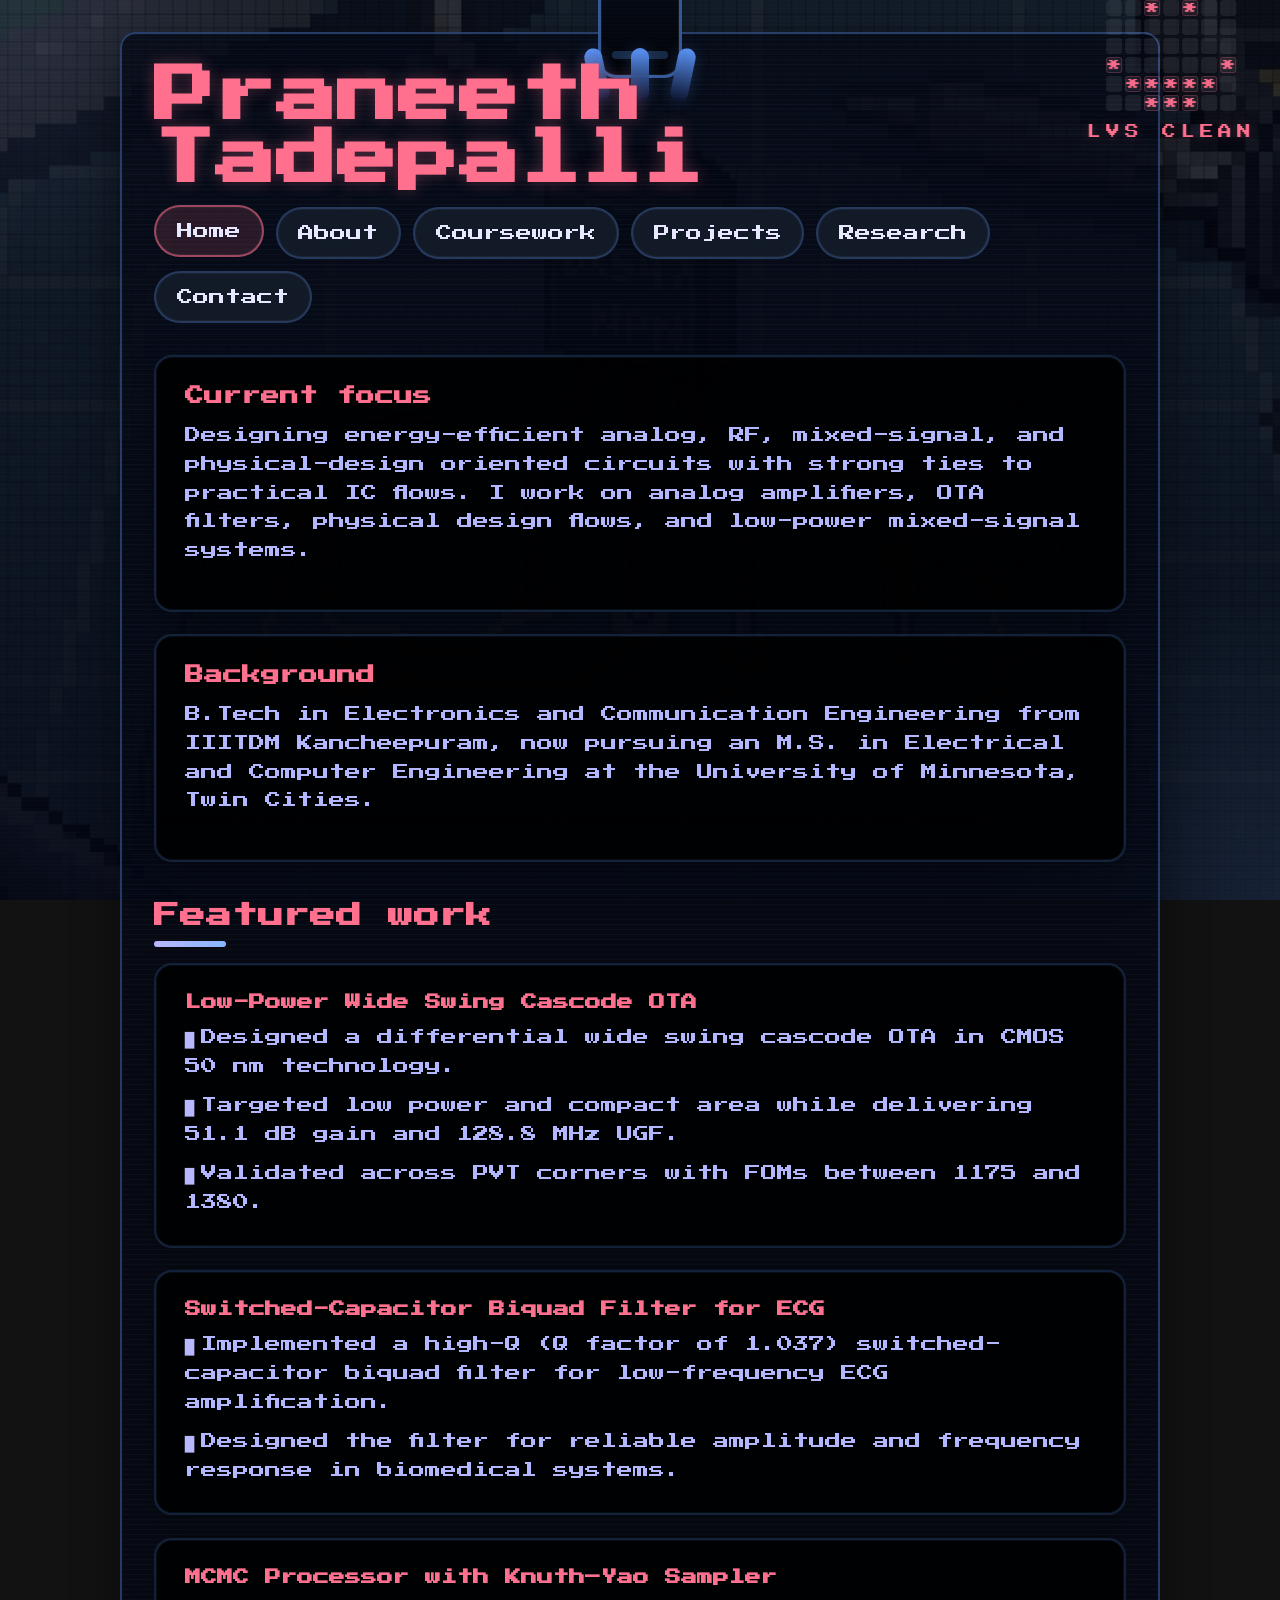
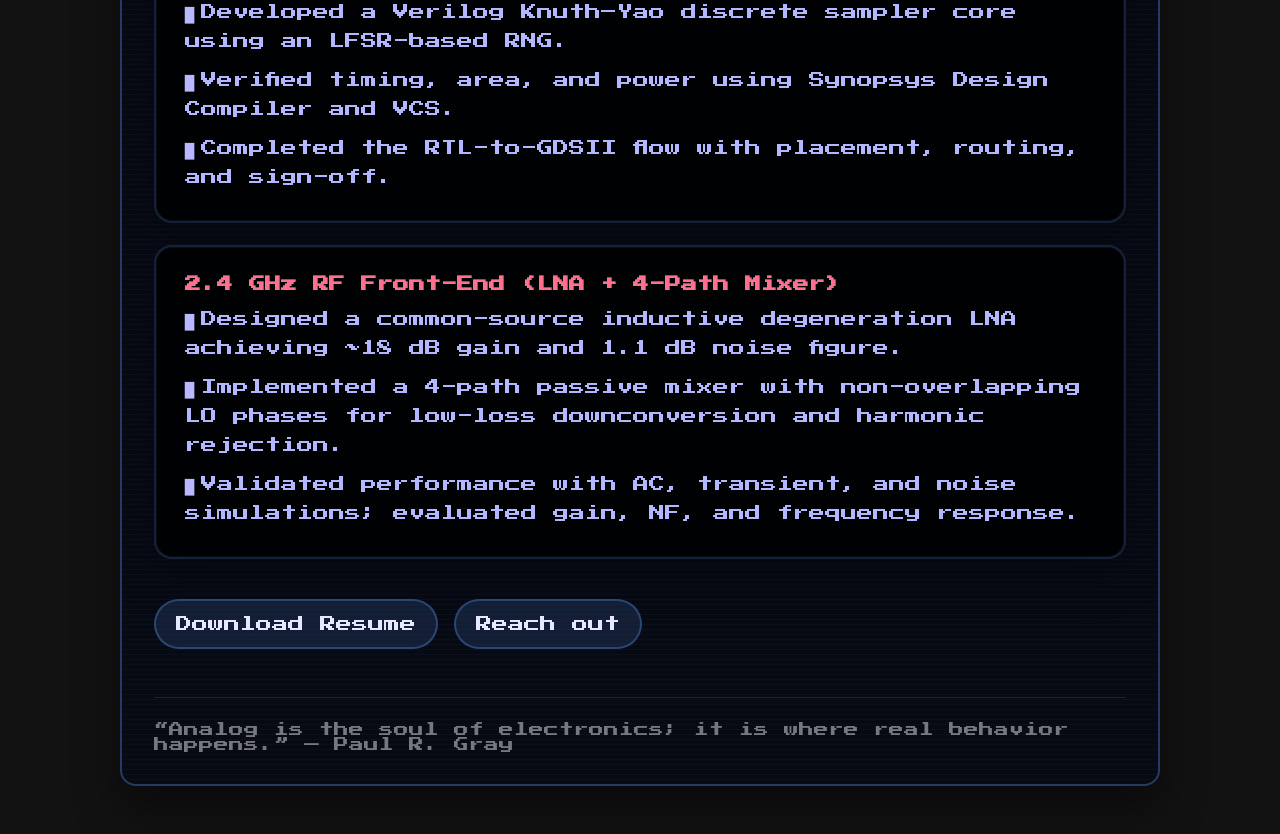
<file: index.html>
<!DOCTYPE html>
<html lang="en">
<head>
  <meta charset="UTF-8">
  <meta name="viewport" content="width=device-width, initial-scale=1.0">
  <title>Home | Praneeth Tadepalli</title>
  <link rel="stylesheet" href="styles.css">
</head>
<body>
  <div class="site-shell">
    <header class="site-header">
      <div>
        <h1 class="site-title">Praneeth Tadepalli</h1>
        </div>
      <nav class="site-nav">
        <a href="index.html">Home</a>
        <a href="about.html">About</a>
        <a href="cc.html">Coursework</a>
        <a href="projects.html">Projects</a>
        <a href="research.html">Research</a>
        <a href="contact.html">Contact</a>
      </nav>
    </header>

    <main class="page-content">
      <section class="section">
        <div class="card-grid">
          <article class="card">
            <h3>Current focus</h3>
            <p>Designing energy-efficient analog, RF, mixed-signal, and physical-design oriented circuits with strong ties to practical IC flows. I work on analog amplifiers, OTA filters, physical design flows, and low-power mixed-signal systems.</p>
          </article>
          <article class="card">
            <h3>Background</h3>
            <p>B.Tech in Electronics and Communication Engineering from IIITDM Kancheepuram, now pursuing an M.S. in Electrical and Computer Engineering at the University of Minnesota, Twin Cities.</p>
          </article>
        </div>
      </section>

      <section class="section">
        <h2 class="section-title">Featured work</h2>
        <div class="card-grid">
          <article class="card project-card">
            <h4>Low-Power Wide Swing Cascode OTA</h4>
            <ul>
              <li>Designed a differential wide swing cascode OTA in CMOS 50 nm technology.</li>
              <li>Targeted low power and compact area while delivering 51.1 dB gain and 128.8 MHz UGF.</li>
              <li>Validated across PVT corners with FOMs between 1175 and 1380.</li>
            </ul>
          </article>

          <article class="card project-card">
            <h4>Switched-Capacitor Biquad Filter for ECG</h4>
            <ul>
              <li>Implemented a high-Q (Q factor of 1.037) switched-capacitor biquad filter for low-frequency ECG amplification.</li>
              <li>Designed the filter for reliable amplitude and frequency response in biomedical systems.</li>
            </ul>
          </article>

          <article class="card project-card">
            <h4>MCMC Processor with Knuth–Yao Sampler</h4>
            <ul>
              <li>Developed a Verilog Knuth–Yao discrete sampler core using an LFSR-based RNG.</li>
              <li>Verified timing, area, and power using Synopsys Design Compiler and VCS.</li>
              <li>Completed the RTL-to-GDSII flow with placement, routing, and sign-off.</li>
            </ul>
          </article>

          <article class="card project-card">
            <h4>2.4 GHz RF Front-End (LNA + 4-Path Mixer)</h4>
            <ul>
              <li>Designed a common-source inductive degeneration LNA achieving ~18 dB gain and 1.1 dB noise figure.</li>
              <li>Implemented a 4-path passive mixer with non-overlapping LO phases for low-loss downconversion and harmonic rejection.</li>
              <li>Validated performance with AC, transient, and noise simulations; evaluated gain, NF, and frequency response.</li>
            </ul>
          </article>
        </div>
      </section>

      <section class="section">
        <a class="action-pill" href="resume.pdf" download>Download Resume</a>
        <a class="action-pill" href="contact.html">Reach out</a>
      </section>
    </main>

    <footer class="site-footer">
      “Analog is the soul of electronics; it is where real behavior happens.” — Paul R. Gray
    </footer>
  </div>
  <div class="pixel-transistor" aria-hidden="true">
    <div class="pixel-chip"></div>
    <div class="pixel-leg leg-1"></div>
    <div class="pixel-leg leg-2"></div>
    <div class="pixel-leg leg-3"></div>
  </div>
  <script src="scripts.js"></script>
</body>
</html>
</file>
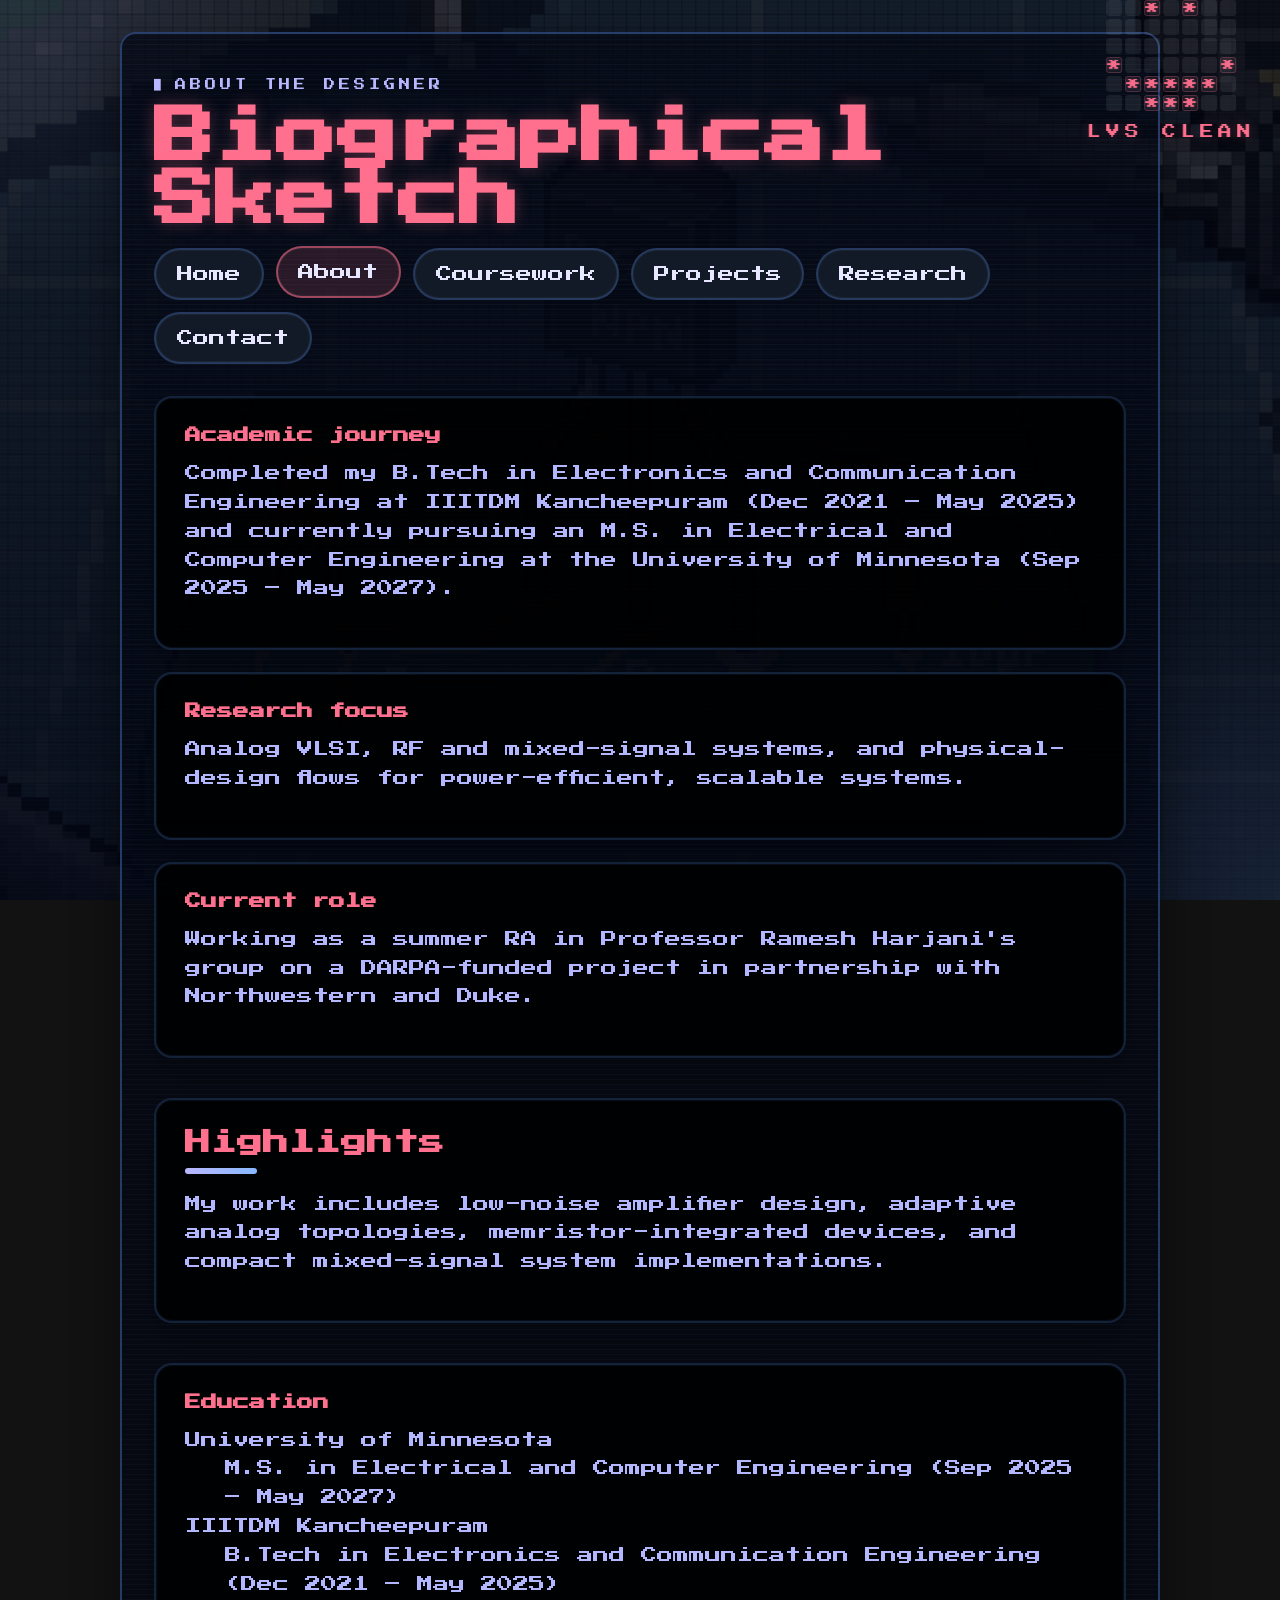
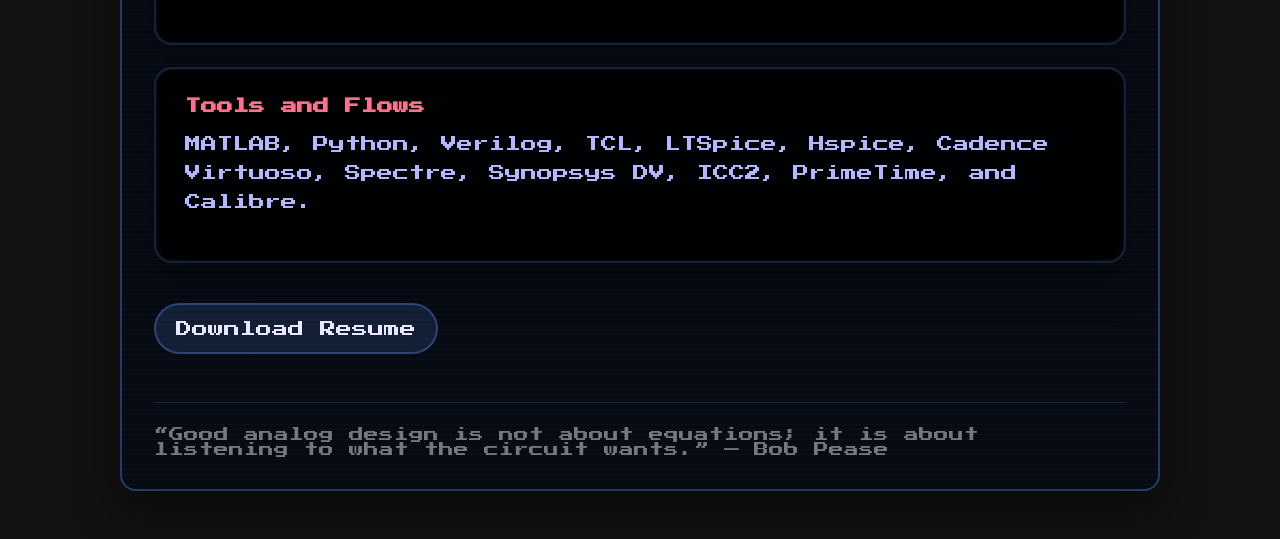
<file: about.html>
<!DOCTYPE html>
<html lang="en">
<head>
  <meta charset="UTF-8">
  <meta name="viewport" content="width=device-width, initial-scale=1.0">
  <title>About | Praneeth Tadepalli</title>
  <link rel="stylesheet" href="styles.css">
</head>
<body>
  <div class="site-shell">
    <header class="site-header">
      <div>
        <p class="eyebrow">about the designer</p>
        <h1 class="site-title">Biographical Sketch</h1>
      </div>
      <nav class="site-nav">
        <a href="index.html">Home</a>
        <a href="about.html">About</a>
        <a href="cc.html">Coursework</a>
        <a href="projects.html">Projects</a>
        <a href="research.html">Research</a>
        <a href="contact.html">Contact</a>
      </nav>
    </header>

    <main class="page-content">
      <section class="section">
        <div class="card-grid">
          <article class="card">
            <h4>Academic journey</h4>
            <p>Completed my B.Tech in Electronics and Communication Engineering at IIITDM Kancheepuram (Dec 2021 – May 2025) and currently pursuing an M.S. in Electrical and Computer Engineering at the University of Minnesota (Sep 2025 – May 2027).</p>
          </article>
          <article class="card">
            <h4>Research focus</h4>
            <p>Analog VLSI, RF and mixed-signal systems, and physical-design flows for power-efficient, scalable systems.</p>
          </article>
          <article class="card">
            <h4>Current role</h4>
            <p>Working as a summer RA in Professor Ramesh Harjani's group on a DARPA-funded project in partnership with Northwestern and Duke.</p>
          </article>
        </div>
      </section>

      <section class="section">
          <article class="card">
          <h2 class="section-title">Highlights</h2>
          <p>My work includes low-noise amplifier design, adaptive analog topologies, memristor-integrated devices, and compact mixed-signal system implementations.</p>
        </article>
      </section>

      <section class="section">
        <div class="card-grid">
          <article class="card">
            <h4>Education</h4>
            <dl>
              <dt>University of Minnesota</dt>
              <dd>M.S. in Electrical and Computer Engineering (Sep 2025 – May 2027)</dd>
              <dt>IIITDM Kancheepuram</dt>
              <dd>B.Tech in Electronics and Communication Engineering (Dec 2021 – May 2025)</dd>
            </dl>
          </article>
          <article class="card">
            <h4>Tools and Flows</h4>
            <p>MATLAB, Python, Verilog, TCL, LTSpice, Hspice, Cadence Virtuoso, Spectre, Synopsys DV, ICC2, PrimeTime, and Calibre.</p>
          </article>
        </div>
      </section>

      <section class="section">
        <a class="action-pill" href="resume.pdf" download>Download Resume</a>
      </section>
    </main>

    <footer class="site-footer">
      “Good analog design is not about equations; it is about listening to what the circuit wants.” — Bob Pease
    </footer>
  </div>
  <script src="scripts.js"></script>
</body>
</html>
</file>
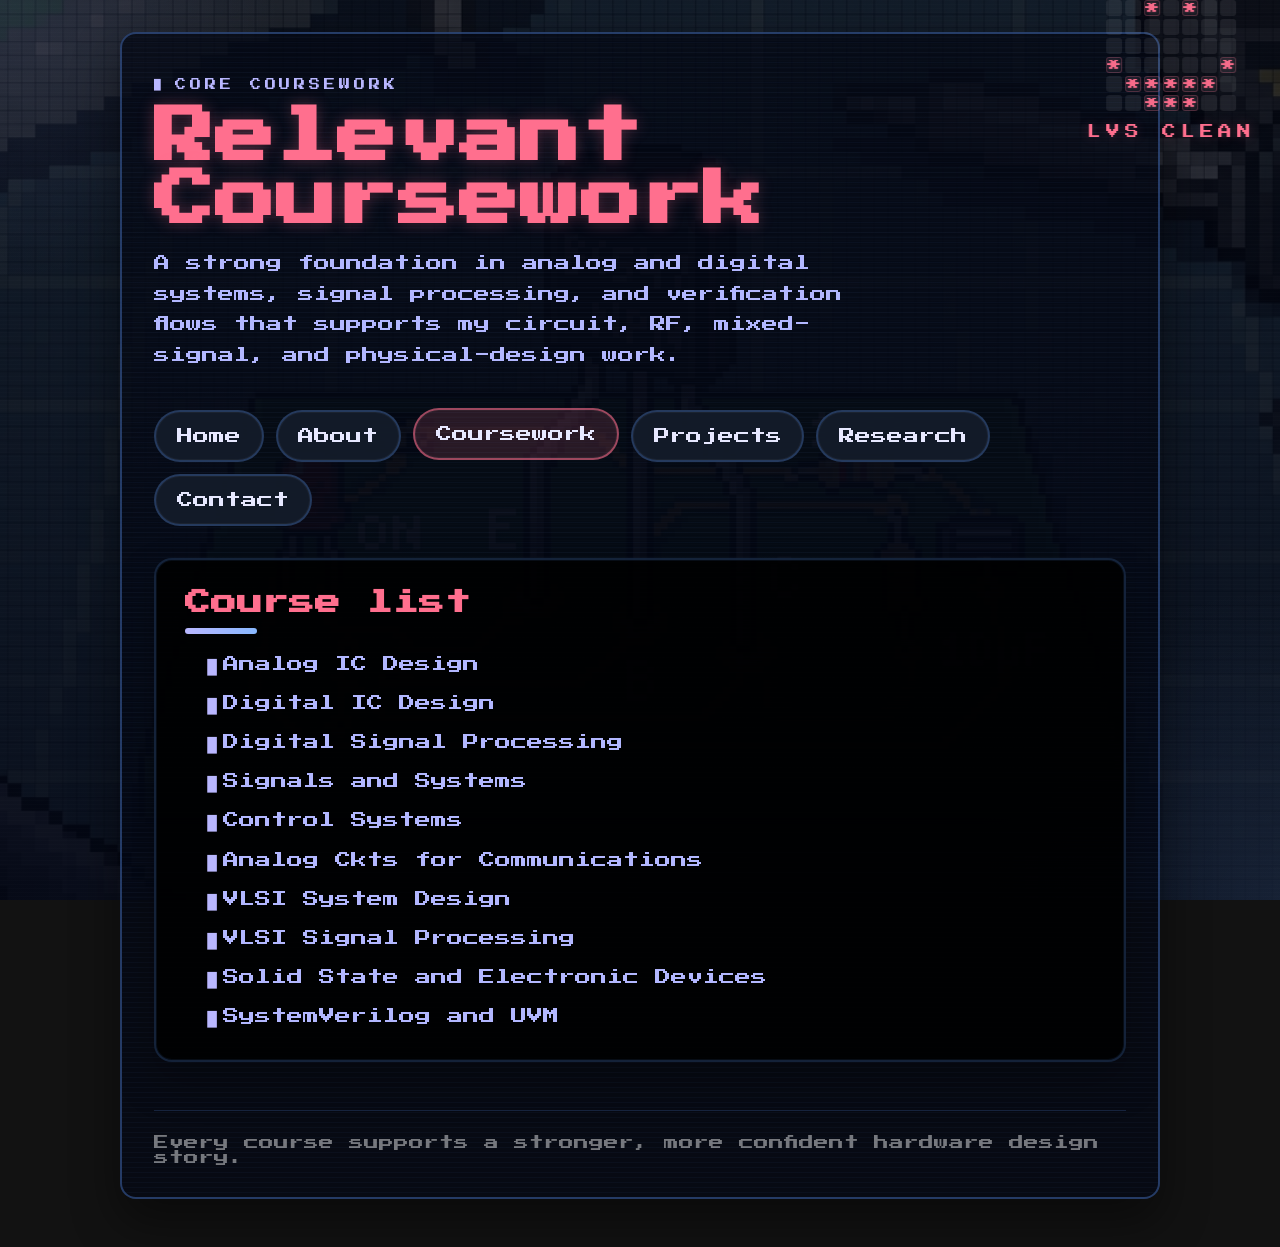
<file: cc.html>
<!DOCTYPE html>
<html lang="en">
<head>
  <meta charset="UTF-8">
  <meta name="viewport" content="width=device-width, initial-scale=1.0">
  <title>Coursework | Praneeth Tadepalli</title>
  <link rel="stylesheet" href="styles.css">
</head>
<body>
  <div class="site-shell">
    <header class="site-header">
      <div>
        <p class="eyebrow">core coursework</p>
        <h1 class="site-title">Relevant Coursework</h1>
        <p class="site-description">A strong foundation in analog and digital systems, signal processing, and verification flows that supports my circuit, RF, mixed-signal, and physical-design work.</p>
      </div>
      <nav class="site-nav">
        <a href="index.html">Home</a>
        <a href="about.html">About</a>
        <a href="cc.html">Coursework</a>
        <a href="projects.html">Projects</a>
        <a href="research.html">Research</a>
        <a href="contact.html">Contact</a>
      </nav>
    </header>

    <main class="page-content">
      <section class="section">
        <article class="card">
          <h2 class="section-title">Course list</h2>
          <ul class="course-list">
            <li>Analog IC Design</li>
            <li>Digital IC Design</li>
            <li>Digital Signal Processing</li>
            <li>Signals and Systems</li>
            <li>Control Systems</li>
            <li>Analog Ckts for Communications</li>
            <li>VLSI System Design</li>
            <li>VLSI Signal Processing</li>
            <li>Solid State and Electronic Devices</li>
            <li>SystemVerilog and UVM</li>
          </ul>
        </article>
      </section>
    </main>

    <footer class="site-footer">
      Every course supports a stronger, more confident hardware design story.
    </footer>
  </div>
  <script src="scripts.js"></script>
</body>
</html>
</file>
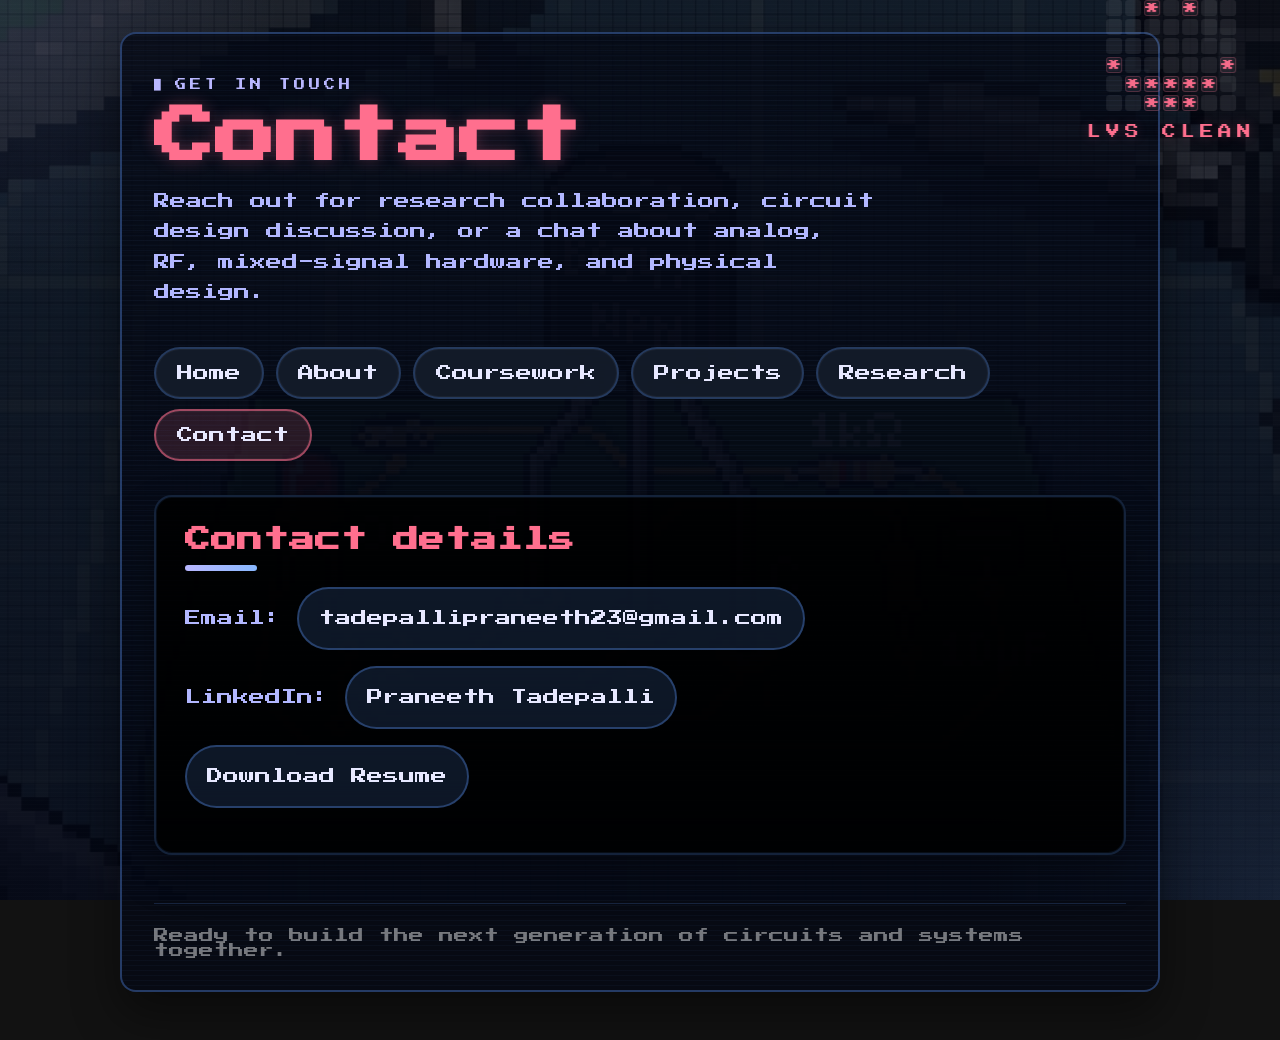
<file: contact.html>
<!DOCTYPE html>
<html lang="en">
<head>
  <meta charset="UTF-8">
  <meta name="viewport" content="width=device-width, initial-scale=1.0">
  <title>Contact | Praneeth Tadepalli</title>
  <link rel="stylesheet" href="styles.css">
</head>
<body>
  <div class="site-shell">
    <header class="site-header">
      <div>
        <p class="eyebrow">get in touch</p>
        <h1 class="site-title">Contact</h1>
        <p class="site-description">Reach out for research collaboration, circuit design discussion, or a chat about analog, RF, mixed-signal hardware, and physical design.</p>
      </div>
      <nav class="site-nav">
        <a href="index.html">Home</a>
        <a href="about.html">About</a>
        <a href="cc.html">Coursework</a>
        <a href="projects.html">Projects</a>
        <a href="research.html">Research</a>
        <a href="contact.html">Contact</a>
      </nav>
    </header>

    <main class="page-content">
      <section class="section">
        <article class="card">
          <h2 class="section-title">Contact details</h2>
          <p>Email: <a class="action-pill" href="mailto:tadepallipraneeth23@gmail.com">tadepallipraneeth23@gmail.com</a></p>
          <p>LinkedIn: <a class="action-pill" href="https://www.linkedin.com/in/praneeth-tadepalli-2aa375231/" target="_blank" rel="noreferrer">Praneeth Tadepalli</a></p>
          <p><a class="action-pill" href="resume.pdf" download>Download Resume</a></p>
        </article>
      </section>

    
    </main>

    <footer class="site-footer">
      Ready to build the next generation of circuits and systems together.
    </footer>
  </div>
  <script src="scripts.js"></script>
</body>
</html>
</file>
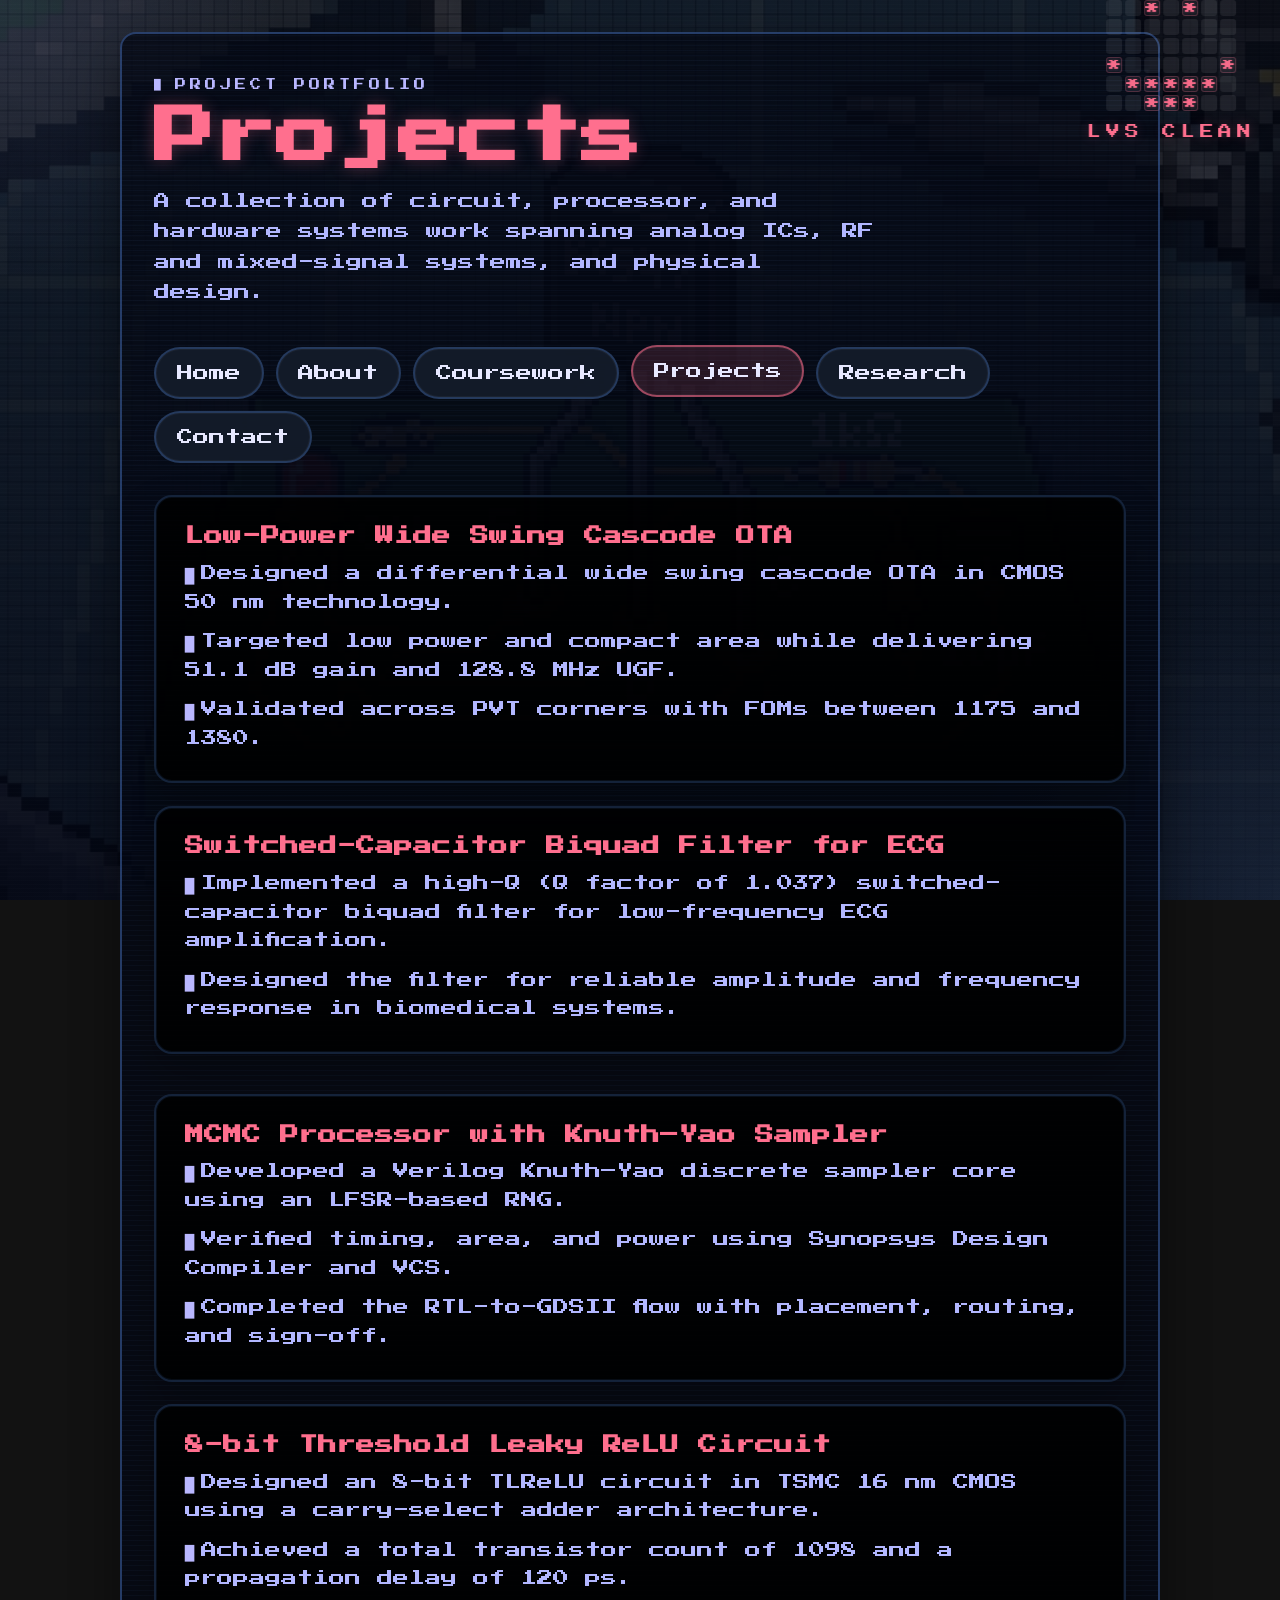
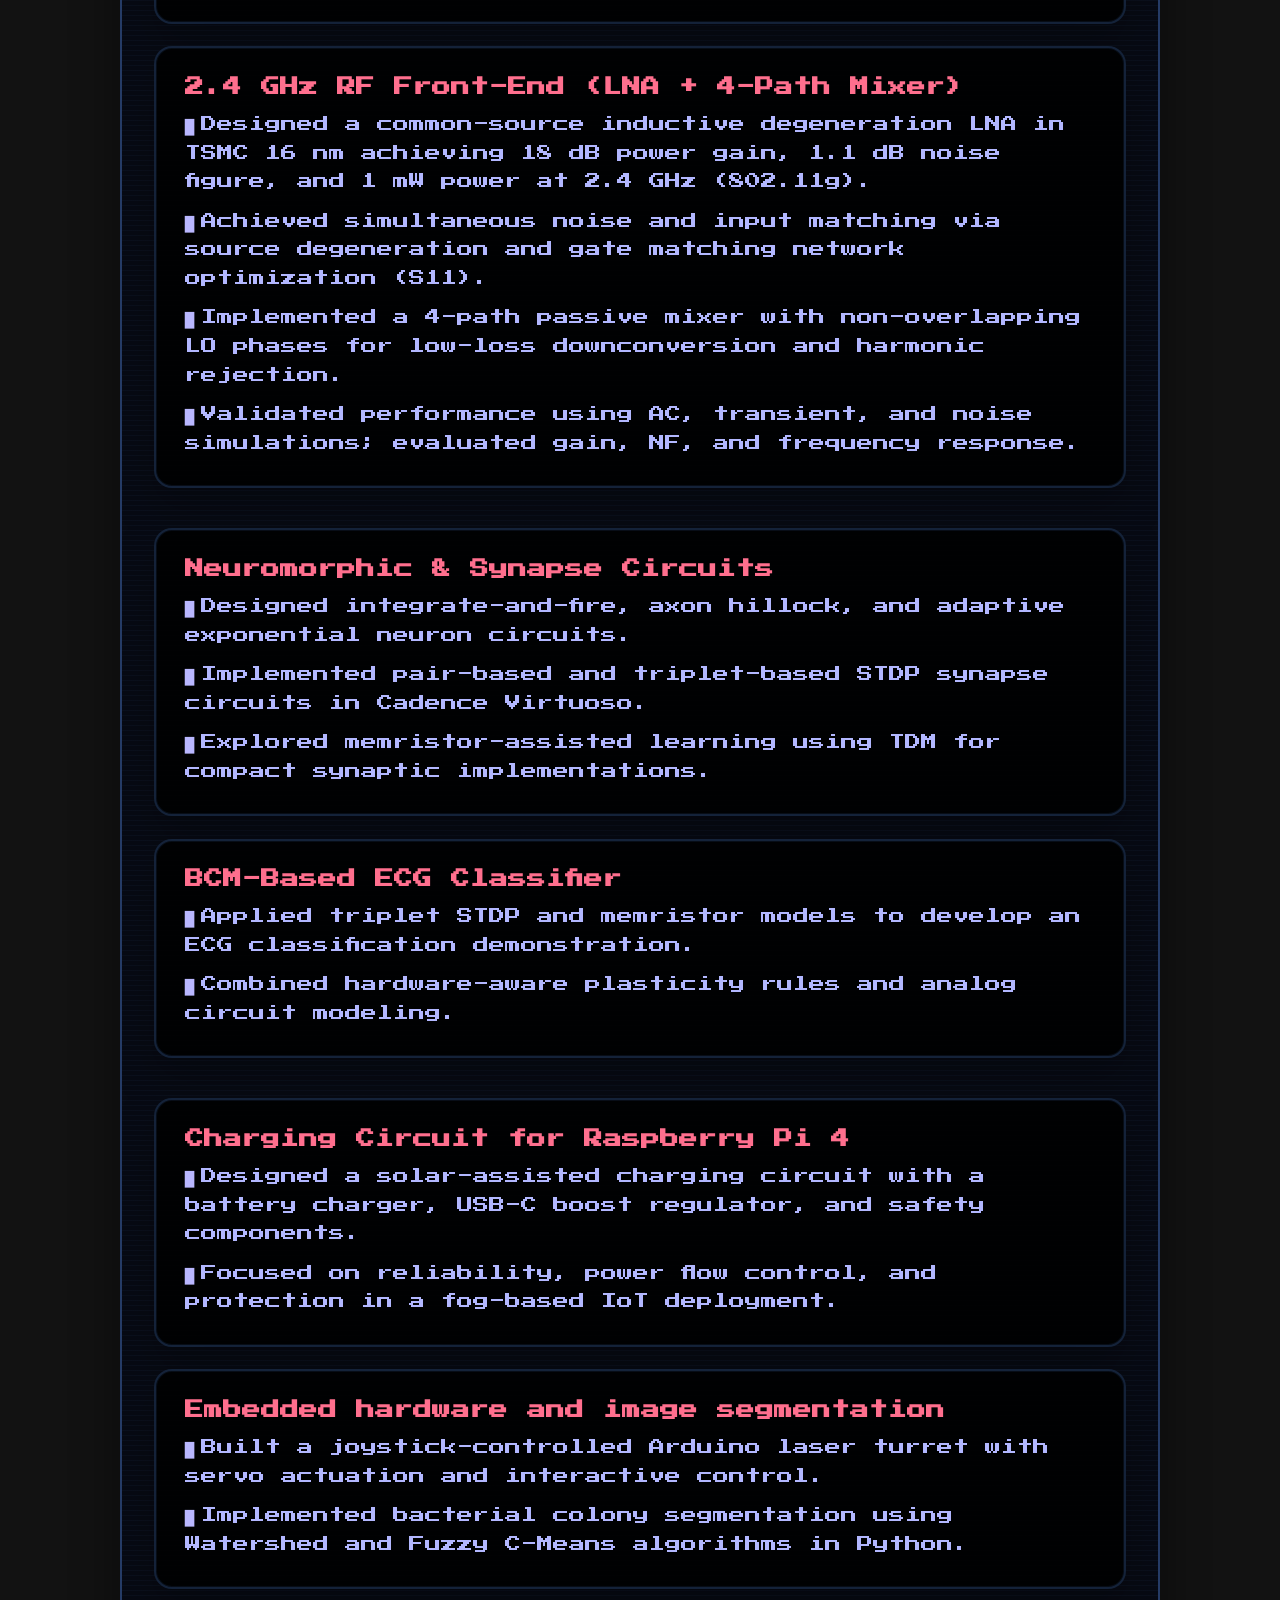
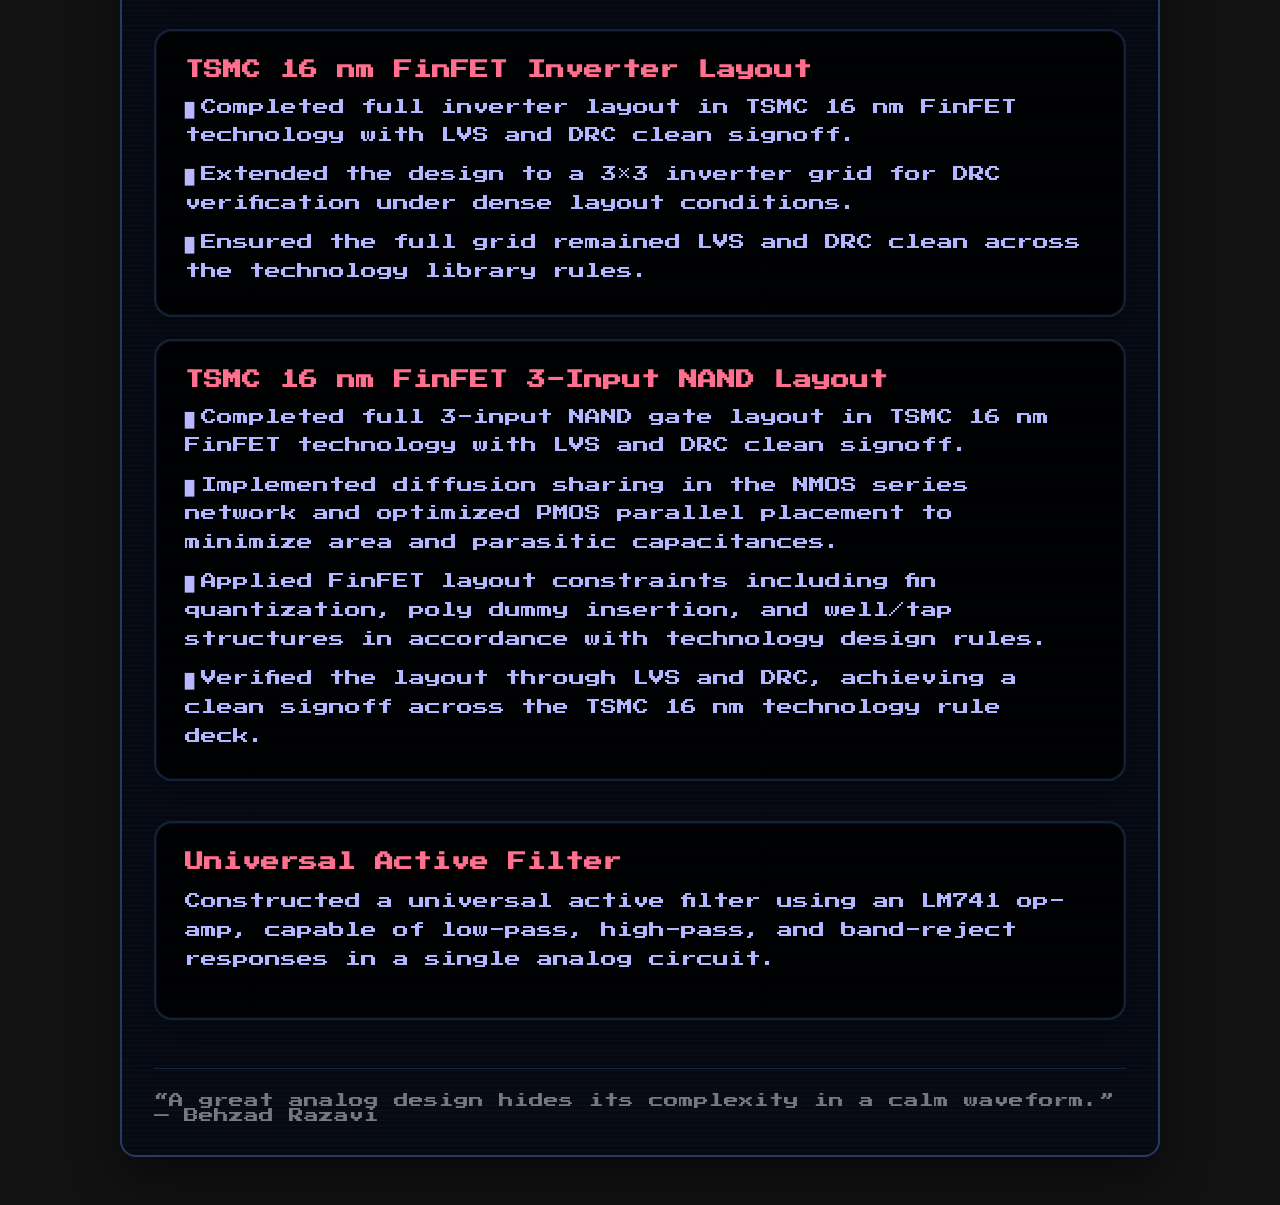
<file: projects.html>
<!DOCTYPE html>
<html lang="en">
<head>
  <meta charset="UTF-8">
  <meta name="viewport" content="width=device-width, initial-scale=1.0">
  <title>Projects | Praneeth Tadepalli</title>
  <link rel="stylesheet" href="styles.css">
</head>
<body>
  <div class="site-shell">
    <header class="site-header">
      <div>
        <p class="eyebrow">project portfolio</p>
        <h1 class="site-title">Projects</h1>
        <p class="site-description">A collection of circuit, processor, and hardware systems work spanning analog ICs, RF and mixed-signal systems, and physical design.</p>
      </div>
      <nav class="site-nav">
        <a href="index.html">Home</a>
        <a href="about.html">About</a>
        <a href="cc.html">Coursework</a>
        <a href="projects.html">Projects</a>
        <a href="research.html">Research</a>
        <a href="contact.html">Contact</a>
      </nav>
    </header>

    <main class="page-content">
      <section class="section">
        <div class="card-grid">
          <article class="card project-card">
            <h3>Low-Power Wide Swing Cascode OTA</h3>
            <ul>
              <li>Designed a differential wide swing cascode OTA in CMOS 50 nm technology.</li>
              <li>Targeted low power and compact area while delivering 51.1 dB gain and 128.8 MHz UGF.</li>
              <li>Validated across PVT corners with FOMs between 1175 and 1380.</li>
            </ul>
          </article>
          <article class="card project-card">
            <h3>Switched-Capacitor Biquad Filter for ECG</h3>
            <ul>
              <li>Implemented a high-Q (Q factor of 1.037) switched-capacitor biquad filter for low-frequency ECG amplification.</li>
              <li>Designed the filter for reliable amplitude and frequency response in biomedical systems.</li>
            </ul>
          </article>
        </div>
      </section>

      <section class="section">
        <div class="card-grid">
          <article class="card project-card">
            <h3>MCMC Processor with Knuth–Yao Sampler</h3>
            <ul>
              <li>Developed a Verilog Knuth–Yao discrete sampler core using an LFSR-based RNG.</li>
              <li>Verified timing, area, and power using Synopsys Design Compiler and VCS.</li>
              <li>Completed the RTL-to-GDSII flow with placement, routing, and sign-off.</li>
            </ul>
          </article>
          <article class="card project-card">
            <h3>8-bit Threshold Leaky ReLU Circuit</h3>
            <ul>
              <li>Designed an 8-bit TLReLU circuit in TSMC 16 nm CMOS using a carry-select adder architecture.</li>
              <li>Achieved a total transistor count of 1098 and a propagation delay of 120 ps.</li>
            </ul>
          </article>
          <article class="card project-card">
            <h3>2.4 GHz RF Front-End (LNA + 4-Path Mixer)</h3>
            <ul>
              <li>Designed a common-source inductive degeneration LNA in TSMC 16 nm achieving 18 dB power gain, 1.1 dB noise figure, and 1 mW power at 2.4 GHz (802.11g).</li>
              <li>Achieved simultaneous noise and input matching via source degeneration and gate matching network optimization (S11).</li>
              <li>Implemented a 4-path passive mixer with non-overlapping LO phases for low-loss downconversion and harmonic rejection.</li>
              <li>Validated performance using AC, transient, and noise simulations; evaluated gain, NF, and frequency response.</li>
            </ul>
          </article>
        </div>
      </section>

      <section class="section">
        <div class="card-grid">
          <article class="card project-card">
            <h3>Neuromorphic & Synapse Circuits</h3>
            <ul>
              <li>Designed integrate-and-fire, axon hillock, and adaptive exponential neuron circuits.</li>
              <li>Implemented pair-based and triplet-based STDP synapse circuits in Cadence Virtuoso.</li>
              <li>Explored memristor-assisted learning using TDM for compact synaptic implementations.</li>
            </ul>
          </article>
          <article class="card project-card">
            <h3>BCM-Based ECG Classifier</h3>
            <ul>
              <li>Applied triplet STDP and memristor models to develop an ECG classification demonstration.</li>
              <li>Combined hardware-aware plasticity rules and analog circuit modeling.</li>
            </ul>
          </article>
        </div>
      </section>

      <section class="section">
        <div class="card-grid">
          <article class="card project-card">
            <h3>Charging Circuit for Raspberry Pi 4</h3>
            <ul>
              <li>Designed a solar-assisted charging circuit with a battery charger, USB-C boost regulator, and safety components.</li>
              <li>Focused on reliability, power flow control, and protection in a fog-based IoT deployment.</li>
            </ul>
          </article>
          <article class="card project-card">
            <h3>Embedded hardware and image segmentation</h3>
            <ul>
              <li>Built a joystick-controlled Arduino laser turret with servo actuation and interactive control.</li>
              <li>Implemented bacterial colony segmentation using Watershed and Fuzzy C-Means algorithms in Python.</li>
            </ul>
          </article>
        </div>
      </section>

      <section class="section">
        <div class="card-grid">
          <article class="card project-card">
            <h3>TSMC 16 nm FinFET Inverter Layout</h3>
            <ul>
              <li>Completed full inverter layout in TSMC 16 nm FinFET technology with LVS and DRC clean signoff.</li>
              <li>Extended the design to a 3×3 inverter grid for DRC verification under dense layout conditions.</li>
              <li>Ensured the full grid remained LVS and DRC clean across the technology library rules.</li>
            </ul>
          </article>
          <article class="card project-card">
            <h3>TSMC 16 nm FinFET 3-Input NAND Layout</h3>
            <ul>
              <li>Completed full 3-input NAND gate layout in TSMC 16 nm FinFET technology with LVS and DRC clean signoff.</li>
              <li>Implemented diffusion sharing in the NMOS series network and optimized PMOS parallel placement to minimize area and parasitic capacitances.</li>
              <li>Applied FinFET layout constraints including fin quantization, poly dummy insertion, and well/tap structures in accordance with technology design rules.</li>
              <li>Verified the layout through LVS and DRC, achieving a clean signoff across the TSMC 16 nm technology rule deck.</li>
            </ul>
          </article>
        </div>
      </section>

      <section class="section">
        <article class="card project-card">
          <h3>Universal Active Filter</h3>
          <p>Constructed a universal active filter using an LM741 op-amp, capable of low-pass, high-pass, and band-reject responses in a single analog circuit.</p>
        </article>
      </section>
    </main>

    <footer class="site-footer">
      “A great analog design hides its complexity in a calm waveform.” — Behzad Razavi
    </footer>
  </div>
  <script src="scripts.js"></script>
</body>
</html>
</file>
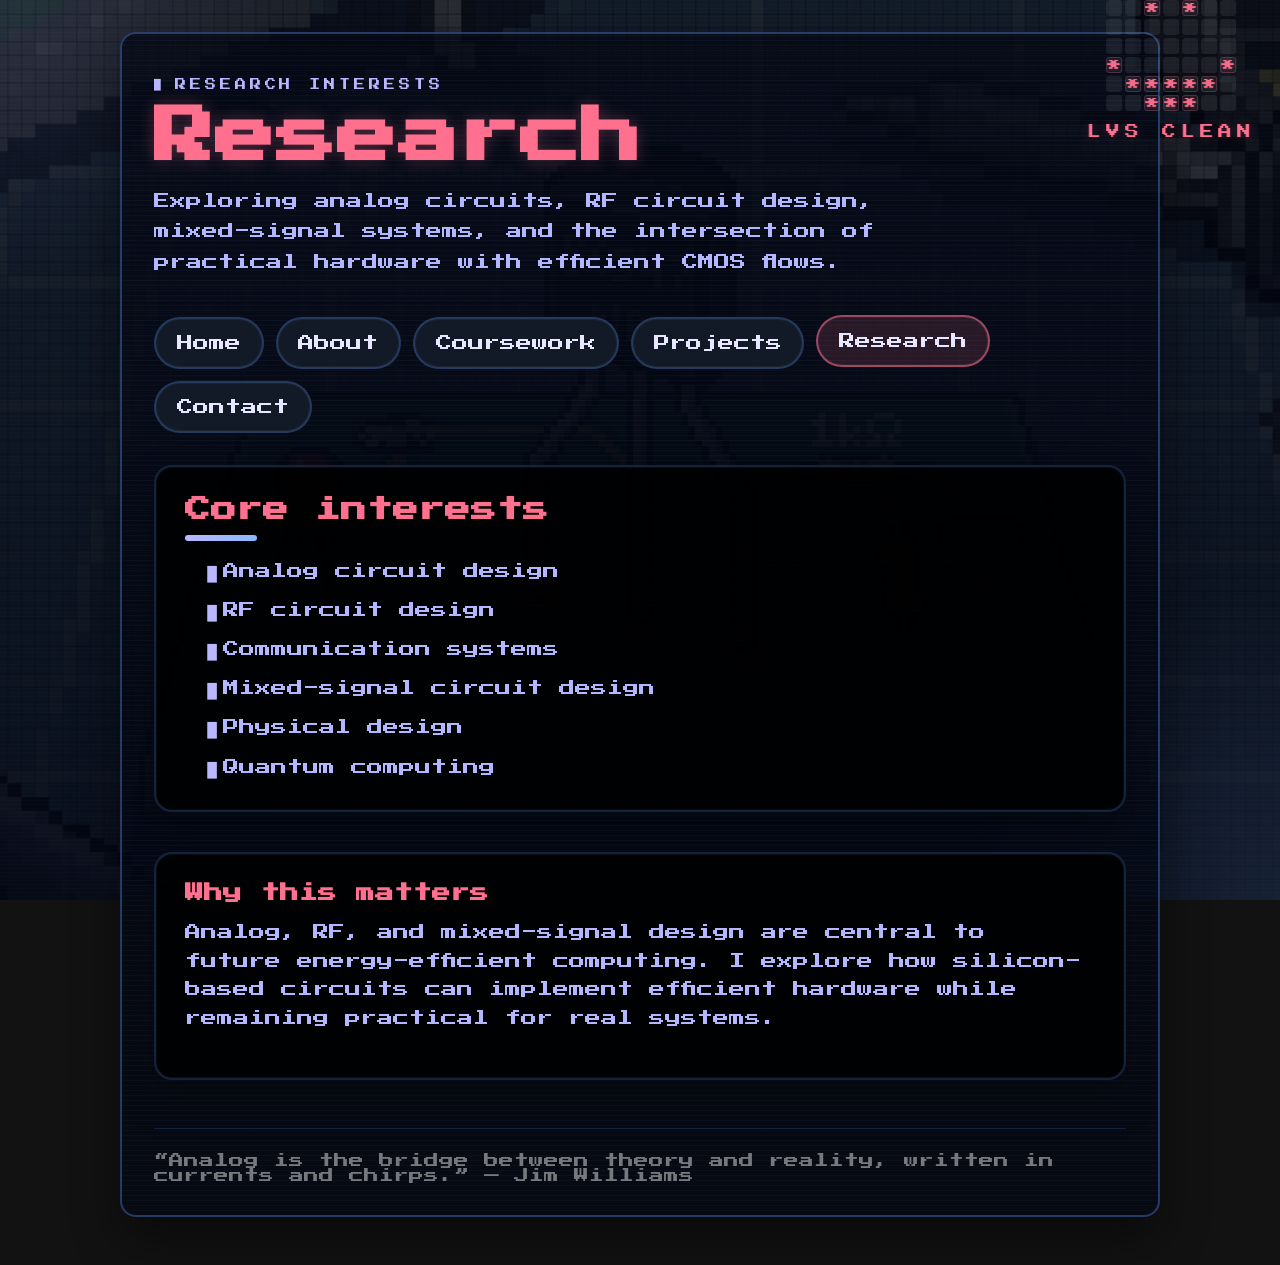
<file: research.html>
<!DOCTYPE html>
<html lang="en">
<head>
  <meta charset="UTF-8">
  <meta name="viewport" content="width=device-width, initial-scale=1.0">
  <title>Research | Praneeth Tadepalli</title>
  <link rel="stylesheet" href="styles.css">
</head>
<body>
  <div class="site-shell">
    <header class="site-header">
      <div>
        <p class="eyebrow">research interests</p>
        <h1 class="site-title">Research</h1>
        <p class="site-description">Exploring analog circuits, RF circuit design, mixed-signal systems, and the intersection of practical hardware with efficient CMOS flows.</p>
      </div>
      <nav class="site-nav">
        <a href="index.html">Home</a>
        <a href="about.html">About</a>
        <a href="cc.html">Coursework</a>
        <a href="projects.html">Projects</a>
        <a href="research.html">Research</a>
        <a href="contact.html">Contact</a>
      </nav>
    </header>

    <main class="page-content">
      <section class="section">
        <article class="card">
          <h2 class="section-title">Core interests</h2>
          <ul class="interest-list">
            <li>Analog circuit design</li>
            <li>RF circuit design</li>
            <li>Communication systems</li>
            <li>Mixed-signal circuit design</li> 
            <li>Physical design</li>
            <li>Quantum computing</li>
          </ul>
        </article>
      </section>

      <section class="section">
        <article class="card">
          <h3>Why this matters</h3>
          <p>Analog, RF, and mixed-signal design are central to future energy-efficient computing. I explore how silicon-based circuits can implement efficient hardware while remaining practical for real systems.</p>
        </article>
      </section>
    </main>

    <footer class="site-footer">
      “Analog is the bridge between theory and reality, written in currents and chirps.” — Jim Williams
    </footer>

  </div>
  <script src="scripts.js"></script>
</body>
</html>
</file>
<file: styles.css>
@import url('https://fonts.googleapis.com/css2?family=Press+Start+2P&display=swap');

@import url('https://fonts.googleapis.com/css2?family=Press+Start+2P&display=swap');

:root {
  color-scheme: dark;
  --bg: #070b26;
  --surface: rgba(16, 22, 46, 0.92);
  --surface-strong: rgba(12, 18, 34, 0.96);
  --border: rgba(162, 174, 255, 0.32);
  --text: #e7e8ff;
  --muted: #b2b7ff;
  --accent: #b9b7ff;
  --accent2: #88b8ff;
  --shadow: 0 22px 48px rgba(0, 0, 0, 0.45);
  --radius: 16px;
}

* {
  box-sizing: border-box;
}

html {
  scroll-behavior: smooth;
}

body {
  margin: 0;
  min-height: 100vh;
  font-family: 'Press Start 2P', monospace;
  color: var(--text);
  background: radial-gradient(circle at top left, rgba(162, 174, 255, 0.1), transparent 18%),
    radial-gradient(circle at bottom right, rgba(136, 184, 255, 0.1), transparent 20%),
    linear-gradient(180deg, rgba(3, 6, 17, 0.78), rgba(4, 8, 21, 0.92)),
    url('pixel-board.png') center/cover no-repeat;
  background-attachment: fixed;
}

body::after {
  content: "";
  position: fixed;
  inset: 0;
  pointer-events: none;
  background-image: linear-gradient(rgba(255,255,255,0.03) 1px, transparent 1px);
  background-size: 100% 4px;
  opacity: 0.35;
}

img {
  max-width: 100%;
  height: auto;
  display: block;
}

button,
a {
  font: inherit;
}

.site-shell {
  position: relative;
  width: min(1040px, calc(100% - 2rem));
  margin: 2rem auto 3rem;
  padding: 2rem;
  border: 2px solid rgba(94, 153, 255, 0.35);
  border-radius: var(--radius);
  background: rgba(4, 8, 20, 0.78);
  box-shadow: var(--shadow);
  overflow: hidden;
}

.hero-banner {
  position: relative;
  margin-bottom: 1.5rem;
  border-radius: 20px;
  overflow: hidden;
  border: 2px solid rgba(255, 255, 255, 0.1);
  min-height: 420px;
  background: rgba(2, 4, 12, 0.6);
}

.hero-overlay {
  position: absolute;
  inset: 0;
  display: flex;
  flex-direction: column;
  justify-content: flex-end;
  align-items: flex-end;
  padding: 1.4rem;
  background: linear-gradient(180deg, transparent 35%, rgba(0, 4, 12, 0.88) 100%);
}

.hero-badge {
  position: fixed;
  top: 0;
  left: 0;
  display: inline-flex;
  flex-direction: column;
  align-items: center;
  transition: transform 0.95s cubic-bezier(0.16, 1, 0.3, 1);
  will-change: transform;
  z-index: 999;
  pointer-events: none;
}

.pixel-smiley {
  display: grid;
  grid-template-columns: repeat(7, 16px);
  grid-gap: 3px;
  margin-bottom: 0.9rem;
}

.smiley-cell {
  width: 16px;
  height: 16px;
  border-radius: 3px;
  background: rgba(255,255,255,0.08);
}

.smiley-cell.on {
  position: relative;
  background: rgba(255, 255, 255, 0.06);
  box-shadow: inset 0 0 0 1px rgba(255, 111, 142, 0.25);
}

.smiley-cell.on::before {
  content: '*';
  position: absolute;
  inset: 0;
  color: rgba(255, 111, 142, 0.95);
  display: flex;
  align-items: center;
  justify-content: center;
  font-size: 0.9rem;
  line-height: 1;
  text-shadow: 0 0 3px rgba(255, 111, 142, 0.35);
}

.smiley-label {
  color: #ff6f8e;
  font-size: 0.85rem;
  text-transform: uppercase;
  letter-spacing: 0.35em;
  text-shadow: 0 0 12px rgba(255, 111, 142, 0.22);
}

.site-shell::before {
  content: "";
  position: absolute;
  inset: 0;
  pointer-events: none;
  background: repeating-linear-gradient(0deg, transparent 0, transparent 4px, rgba(94, 153, 255, 0.04) 4px, rgba(94, 153, 255, 0.04) 5px);
}

.site-header {
  position: relative;
  z-index: 1;
  display: flex;
  flex-wrap: wrap;
  align-items: flex-start;
  justify-content: space-between;
  gap: 1rem;
}

.site-title {
  margin: 0;
  font-size: clamp(2.2rem, 5vw, 3.8rem);
  line-height: 1.03;
  color: #ff6f8e;
  text-shadow: 0 0 16px rgba(255, 111, 142, 0.28);
}

.eyebrow {
  display: inline-flex;
  align-items: center;
  gap: 0.65rem;
  margin-bottom: 1rem;
  color: var(--accent);
  text-transform: uppercase;
  letter-spacing: 0.35em;
  font-size: 0.7rem;
}

.eyebrow::before {
  content: "█";
}

.site-description {
  max-width: 720px;
  margin: 1rem 0 1.5rem;
  color: var(--muted);
  line-height: 1.9;
}

.site-nav {
  display: flex;
  flex-wrap: wrap;
  gap: 0.75rem;
  margin-bottom: 2rem;
}

.site-nav a {
  display: inline-flex;
  align-items: center;
  justify-content: center;
  padding: 1rem 1.3rem;
  border-radius: 999px;
  text-decoration: none;
  color: var(--text);
  background: rgba(20, 28, 42, 0.95);
  border: 2px solid rgba(94, 153, 255, 0.25);
  box-shadow: inset 0 0 0 1px rgba(255,255,255,0.04);
  transition: transform 180ms ease, background 180ms ease, border-color 180ms ease;
}

.site-nav a:hover,
.site-nav a.active {
  transform: translateY(-2px);
    background: rgba(255, 111, 142, 0.14);
    border-color: rgba(255, 111, 142, 0.55);
}

.page-content {
  position: relative;
  z-index: 1;
}

.section {
  opacity: 0;
  transform: translateY(16px);
  transition: opacity 420ms ease, transform 420ms ease;
}

.section.visible {
  opacity: 1;
  transform: translateY(0);
}

.section + .section {
  margin-top: 2.5rem;
}

.section-title {
  margin: 0 0 1rem;
  font-size: clamp(1.6rem, 2vw, 2.4rem);
  position: relative;
  color: #ff6f8e;
}

.section-title::after {
  content: "";
  display: block;
  width: 4.5rem;
  height: 6px;
  margin-top: 0.8rem;
  background: linear-gradient(90deg, var(--accent), var(--accent2));
  border-radius: 4px;
}

.card-grid {
  display: grid;
  gap: 1.4rem;
}

.card {
  position: relative;
  padding: 1.8rem;
  border-radius: 18px;
  background: rgba(0, 0, 0, 0.88);
  border: 2px solid rgba(94, 153, 255, 0.22);
  box-shadow: inset 0 0 0 1px rgba(94, 153, 255, 0.08), 0 20px 40px rgba(0,0,0,0.25);
  transition: transform 220ms ease, border-color 220ms ease;
}

.real-card {
  display: grid;
  gap: 1.5rem;
}

.real-card img {
  width: min(320px, 100%);
  border-radius: 18px;
  border: 2px solid rgba(255, 255, 255, 0.14);
  box-shadow: 0 24px 60px rgba(0, 0, 0, 0.35);
  aspect-ratio: 4 / 5;
  object-fit: cover;
}

.card:hover {
  transform: translateY(-3px);
  border-color: rgba(94, 153, 255, 0.55);
}

.card h3,
.card h4 {
  margin: 0 0 0.85rem;
  color: #ff6f8e;
}

.card p,
.card li,
.card dd,
.card dt {
  color: var(--muted);
  line-height: 1.8;
}

.card ul {
  margin: 0;
  padding-left: 1.4rem;
}

.project-card ul,
.course-list,
.interest-list {
  list-style: none;
  padding: 0;
  margin: 0;
  display: grid;
  gap: 0.65rem;
}

.project-card li::before,
.course-list li::before,
.interest-list li::before {
  content: "█";
  color: var(--accent);
  display: inline-block;
  width: 1rem;
}

.feature-grid {
  display: grid;
  gap: 1rem;
  grid-template-columns: repeat(auto-fit, minmax(240px, 1fr));
}

.action-pill {
  display: inline-flex;
  align-items: center;
  gap: 0.5rem;
  padding: 0.95rem 1.25rem;
  border-radius: 999px;
  background: rgba(94, 153, 255, 0.14);
  color: var(--text);
  text-decoration: none;
  border: 2px solid rgba(94, 153, 255, 0.32);
  transition: transform 180ms ease, background 180ms ease, border-color 180ms ease;
}

.action-pill:hover {
  transform: translateY(-2px);
  background: rgba(94, 153, 255, 0.24);
}

.site-footer {
  margin-top: 3rem;
  padding-top: 1.5rem;
  border-top: 1px solid rgba(94, 153, 255, 0.18);
  color: rgba(255,255,255,0.45);
  font-size: 0.92rem;
}

.pixel-transistor {
  position: absolute;
  left: 50%;
  top: -48px;
  transform: translateX(-50%);
  width: 152px;
  height: 176px;
  pointer-events: none;
  z-index: 0;
}

.pixel-chip {
  position: absolute;
  left: 50%;
  top: 18px;
  width: 84px;
  height: 108px;
  transform: translateX(-50%);
  border: 3px solid rgba(94, 153, 255, 0.55);
  border-radius: 18px;
  background: linear-gradient(180deg, rgba(6, 11, 23, 1), rgba(2, 4, 8, 1));
  box-shadow: inset 0 0 0 1px rgba(255,255,255,0.06);
}

.pixel-chip::before,
.pixel-chip::after {
  content: "";
  position: absolute;
  left: 50%;
  width: 56px;
  height: 8px;
  transform: translateX(-50%);
  border-radius: 999px;
  background: rgba(94, 153, 255, 0.24);
}

.pixel-chip::before {
  top: 14px;
}

.pixel-chip::after {
  bottom: 16px;
}

.pixel-leg {
  position: absolute;
  width: 18px;
  height: 54px;
  border-radius: 10px;
  background: linear-gradient(180deg, rgba(94, 153, 255, 0.95), rgba(10, 18, 45, 1));
  box-shadow: 0 0 16px rgba(94, 153, 255, 0.2);
}

.pixel-leg.leg-1 {
  top: 96px;
  left: 24px;
  transform: rotate(-12deg);
}

.pixel-leg.leg-2 {
  top: 96px;
  left: 67px;
}

.pixel-leg.leg-3 {
  top: 96px;
  right: 24px;
  transform: rotate(12deg);
}

@media (max-width: 720px) {
  .site-shell {
    padding: 1.4rem;
  }

  .site-nav {
    justify-content: center;
  }

  .site-header {
    justify-content: center;
  }

  .pixel-transistor {
    display: none;
  }
}

@media (prefers-reduced-motion: reduce) {
  *, *::before, *::after {
    transition-duration: 0ms !important;
    animation-duration: 0ms !important;
  }
}
</file>
